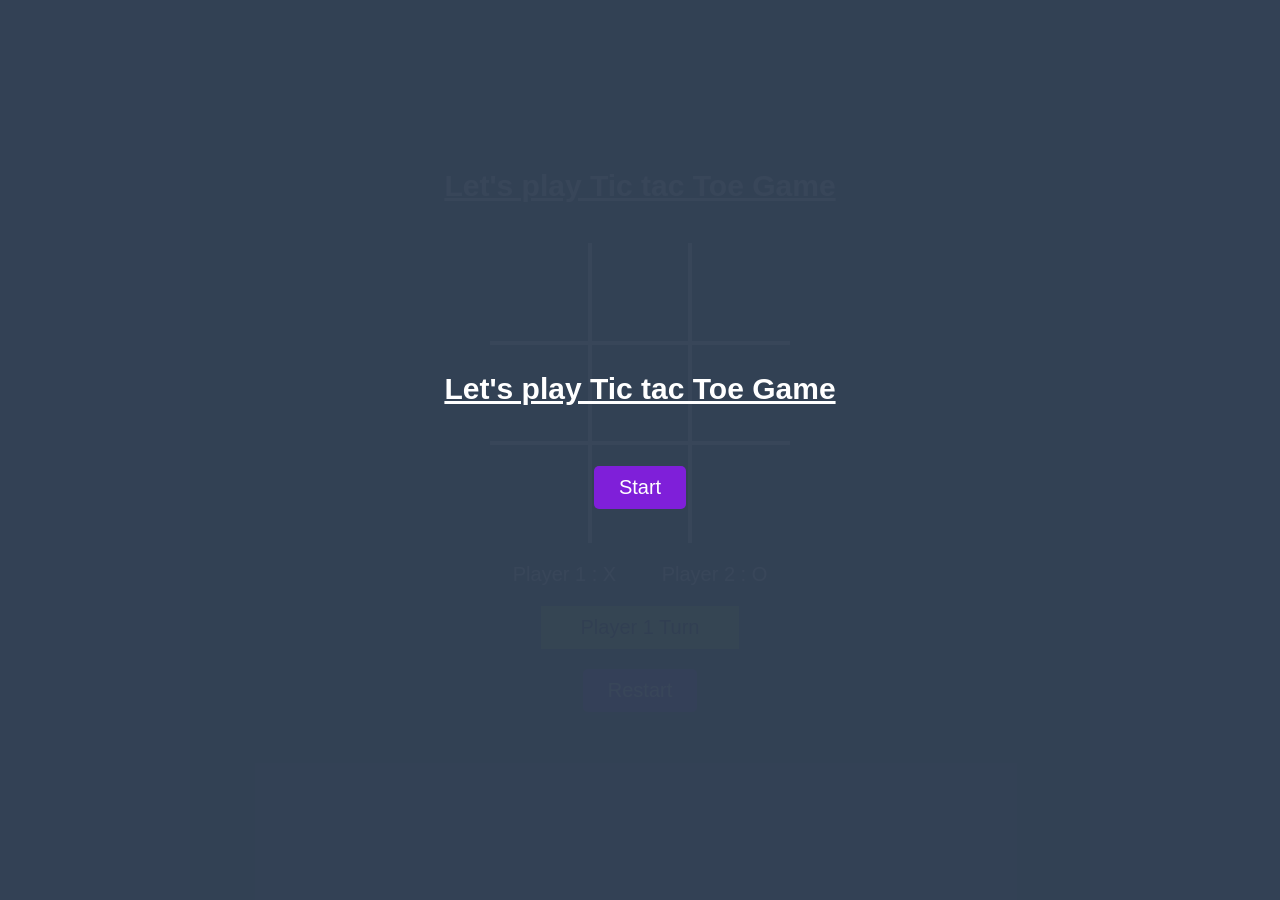
<file: tic_tack_toe/index.html>
<!DOCTYPE html>
<html lang="en">
<head>
    <meta charset="UTF-8">
    <meta name="viewport" content="width=device-width, initial-scale=1.0">
    <title>Tic tak toe</title>
    <link rel="stylesheet" href="Style.css">
</head>
<body>
    <main>  
            <div class="StartModal">
                <h1>Let's play Tic tac Toe Game</h1>
                <button class="StartBtn"> Start </button>
            </div>
            <h1>Let's play Tic tac Toe Game</h1>
            <section>
                <div class="box"></div>
                <div class="box"></div>
                <div class="box"></div>
                <div class="box"></div>
                <div class="box"></div>
                <div class="box"></div>
                <div class="box"></div>
                <div class="box"></div>
                <div class="box"></div>
            </section>
            <div class="players">
                <h2>Player 1 : <Span>X</Span> </h2>
                <h2>Player 2 : <Span>O</Span> </h2>
            </div>
            <div class="turn">
                <h2 class="current-turn">Player 1 Turn </h2>
            </div>
            <BUtton class="RestartBtn">Restart</BUtton>

    </main>
    <Script src="Script.js" ></Script>
</body>
</html>
</file>
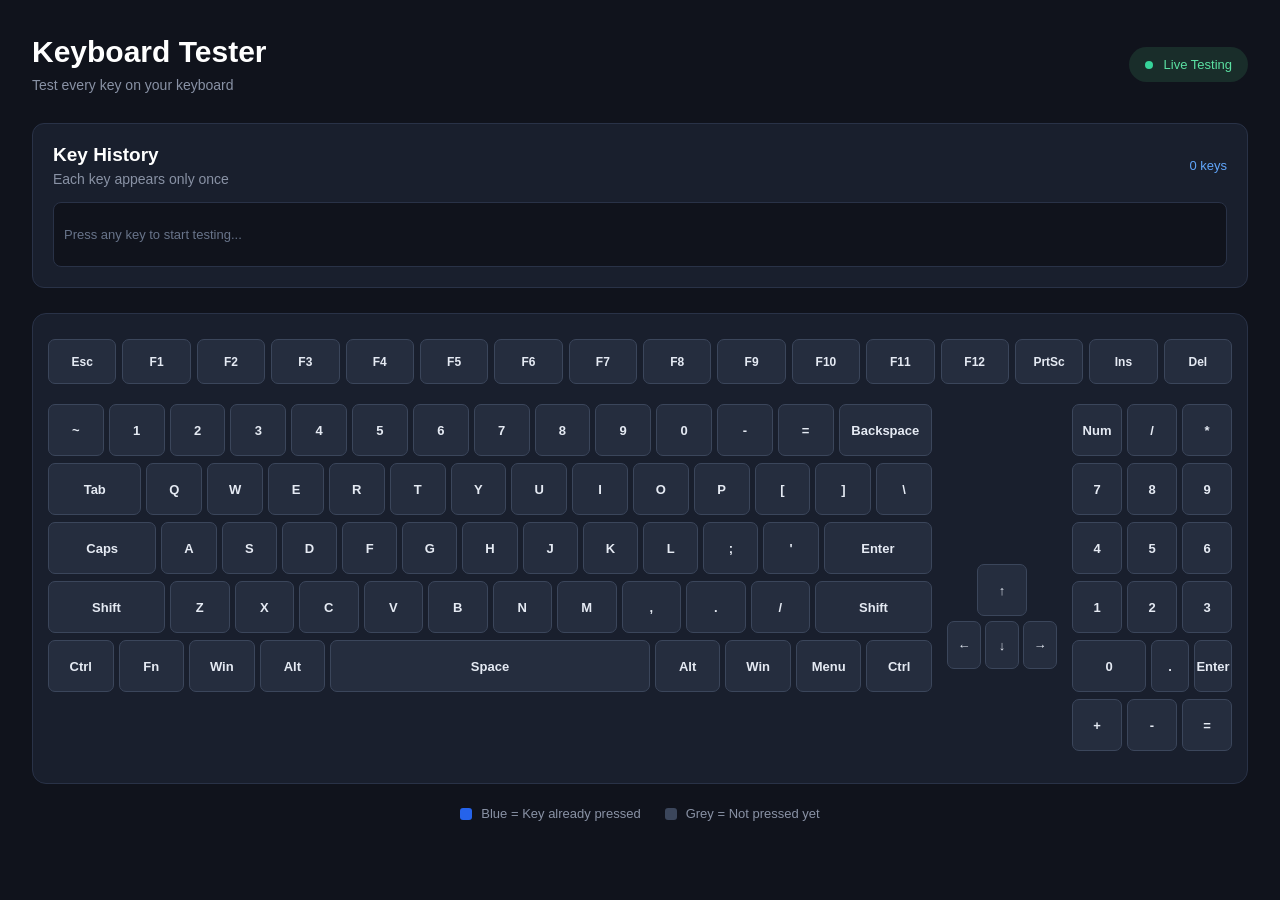
<file: keyboard_cheack/key.html>
<!DOCTYPE html>
<html lang="en">
<head>
    <meta charset="UTF-8">
    <meta name="viewport" content="width=device-width, initial-scale=1.0">
    <title>Keyboard Tester</title>
    <link rel="stylesheet" href="Style.css">
</head>
<body>

    <div class="container">

        <header>
            <div>
                <h1>Keyboard Tester</h1>
                <p>Test every key on your keyboard</p>
            </div>
            <div class="live-status">
                <span class="dot"></span> Live Testing
            </div>
        </header>

        <!-- <section class="dashboard">

            <div class="stat-card">
                <span>Total Keys Pressed</span>
                <h2 id="keyCount">0</h2>
            </div>

            <div class="stat-card">
                <span>Keyboard Status</span>
                <h2 id="status">Ready</h2>
            </div>

            <div class="stat-card">
                <span>Last Key</span>
                <h2 id="lastKey">---</h2>
            </div>

        </section> -->

        <section class="history-section">

            <div class="section-heading">
                <div>
                    <h2>Key History</h2>
                    <p>Each key appears only once</p>
                </div>
                <span id="historyCount">0 keys</span>
            </div>

            <div class="show_press" id="history">
                <span class="empty-message">Press any key to start testing...</span>
            </div>

        </section>

        <section class="keyboard-section">

            <div class="keyboard" id="keyboard">

                <!-- Function Row -->
                <div class="keyboard-row function-row">
                    <div class="key" data-code="Escape">Esc</div>
                    <div class="key" data-code="F1">F1</div>
                    <div class="key" data-code="F2">F2</div>
                    <div class="key" data-code="F3">F3</div>
                    <div class="key" data-code="F4">F4</div>
                    <div class="key" data-code="F5">F5</div>
                    <div class="key" data-code="F6">F6</div>
                    <div class="key" data-code="F7">F7</div>
                    <div class="key" data-code="F8">F8</div>
                    <div class="key" data-code="F9">F9</div>
                    <div class="key" data-code="F10">F10</div>
                    <div class="key" data-code="F11">F11</div>
                    <div class="key" data-code="F12">F12</div>
                    <div class="key special" data-code="PrintScreen">PrtSc</div>
                    <div class="key special" data-code="Insert">Ins</div>
                    <div class="key special" data-code="Delete">Del</div>
                </div>

                <!-- Main Keyboard + Numpad -->
                <div class="keyboard-main">

                    <div class="main-keys">

                        <!-- Number Row -->
                        <div class="keyboard-row">
                            <div class="key" data-code="Backquote">~</div>
                            <div class="key" data-code="Digit1">1</div>
                            <div class="key" data-code="Digit2">2</div>
                            <div class="key" data-code="Digit3">3</div>
                            <div class="key" data-code="Digit4">4</div>
                            <div class="key" data-code="Digit5">5</div>
                            <div class="key" data-code="Digit6">6</div>
                            <div class="key" data-code="Digit7">7</div>
                            <div class="key" data-code="Digit8">8</div>
                            <div class="key" data-code="Digit9">9</div>
                            <div class="key" data-code="Digit0">0</div>
                            <div class="key" data-code="Minus">-</div>
                            <div class="key" data-code="Equal">=</div>
                            <div class="key wide" data-code="Backspace">Backspace</div>
                        </div>

                        <!-- QWERTY Row -->
                        <div class="keyboard-row">
                            <div class="key wide" data-code="Tab">Tab</div>
                            <div class="key" data-code="KeyQ">Q</div>
                            <div class="key" data-code="KeyW">W</div>
                            <div class="key" data-code="KeyE">E</div>
                            <div class="key" data-code="KeyR">R</div>
                            <div class="key" data-code="KeyT">T</div>
                            <div class="key" data-code="KeyY">Y</div>
                            <div class="key" data-code="KeyU">U</div>
                            <div class="key" data-code="KeyI">I</div>
                            <div class="key" data-code="KeyO">O</div>
                            <div class="key" data-code="KeyP">P</div>
                            <div class="key" data-code="BracketLeft">[</div>
                            <div class="key" data-code="BracketRight">]</div>
                            <div class="key" data-code="Backslash">\</div>
                        </div>

                        <!-- ASDF Row -->
                        <div class="keyboard-row">
                            <div class="key extra-wide" data-code="CapsLock">Caps</div>
                            <div class="key" data-code="KeyA">A</div>
                            <div class="key" data-code="KeyS">S</div>
                            <div class="key" data-code="KeyD">D</div>
                            <div class="key" data-code="KeyF">F</div>
                            <div class="key" data-code="KeyG">G</div>
                            <div class="key" data-code="KeyH">H</div>
                            <div class="key" data-code="KeyJ">J</div>
                            <div class="key" data-code="KeyK">K</div>
                            <div class="key" data-code="KeyL">L</div>
                            <div class="key" data-code="Semicolon">;</div>
                            <div class="key" data-code="Quote">'</div>
                            <div class="key extra-wide" data-code="Enter">Enter</div>
                        </div>

                        <!-- ZXCV Row -->
                        <div class="keyboard-row">
                            <div class="key extra-wide" data-code="ShiftLeft">Shift</div>
                            <div class="key" data-code="KeyZ">Z</div>
                            <div class="key" data-code="KeyX">X</div>
                            <div class="key" data-code="KeyC">C</div>
                            <div class="key" data-code="KeyV">V</div>
                            <div class="key" data-code="KeyB">B</div>
                            <div class="key" data-code="KeyN">N</div>
                            <div class="key" data-code="KeyM">M</div>
                            <div class="key" data-code="Comma">,</div>
                            <div class="key" data-code="Period">.</div>
                            <div class="key" data-code="Slash">/</div>
                            <div class="key extra-wide" data-code="ShiftRight">Shift</div>
                        </div>

                        <!-- Bottom Row -->
                        <div class="keyboard-row bottom-row">
                            <div class="key" data-code="ControlLeft">Ctrl</div>
                            <div class="key" data-code="Fn" title="Fn cannot normally be detected by browsers">Fn</div>
                            <div class="key" data-code="MetaLeft">Win</div>
                            <div class="key" data-code="AltLeft">Alt</div>
                            <div class="key space-key" data-code="Space">Space</div>
                            <div class="key" data-code="AltRight">Alt</div>
                            <div class="key" data-code="MetaRight">Win</div>
                            <div class="key" data-code="ContextMenu">Menu</div>
                            <div class="key" data-code="ControlRight">Ctrl</div>
                        </div>

                    </div>

                    <!-- Navigation Keys -->
                    <div class="navigation">

                        <!-- <div class="nav-group">
                            <div class="key" data-code="Home">Home</div>
                            <div class="key" data-code="PageUp">PgUp</div>
                            <div class="key" data-code="End">End</div>
                            <div class="key" data-code="PageDown">PgDn</div>
                        </div> -->

                        <div class="arrow-group">
                            <div class="key" data-code="ArrowUp">↑</div>
                            <div class="arrow-bottom">
                                <div class="key" data-code="ArrowLeft">←</div>
                                <div class="key" data-code="ArrowDown">↓</div>
                                <div class="key" data-code="ArrowRight">→</div>
                            </div>
                        </div>

                    </div>

                    <!-- Numpad -->
                    <div class="numpad">

                        <div class="keyboard-row">
                            <div class="key" data-code="NumLock">Num</div>
                            <div class="key" data-code="NumpadDivide">/</div>
                            <div class="key" data-code="NumpadMultiply">*</div>
                        </div>

                        <div class="keyboard-row">
                            <div class="key" data-code="Numpad7">7</div>
                            <div class="key" data-code="Numpad8">8</div>
                            <div class="key" data-code="Numpad9">9</div>
                        </div>

                        <div class="keyboard-row">
                            <div class="key" data-code="Numpad4">4</div>
                            <div class="key" data-code="Numpad5">5</div>
                            <div class="key" data-code="Numpad6">6</div>
                        </div>

                        <div class="keyboard-row">
                            <div class="key" data-code="Numpad1">1</div>
                            <div class="key" data-code="Numpad2">2</div>
                            <div class="key" data-code="Numpad3">3</div>
                        </div>

                        <div class="keyboard-row">
                            <div class="key num-zero" data-code="Numpad0">0</div>
                            <div class="key" data-code="NumpadDecimal">.</div>
                            <div class="key" data-code="NumpadEnter">Enter</div>
                        </div>

                        <div class="keyboard-row">
                            <div class="key" data-code="NumpadAdd">+</div>
                            <div class="key" data-code="NumpadSubtract">-</div>
                            <div class="key" data-code="NumpadEqual">=</div>
                        </div>

                    </div>

                </div>

            </div>

        </section>

        <footer>
            <span class="legend-blue"></span>
            Blue = Key already pressed
            <span class="legend-default"></span>
            Grey = Not pressed yet
        </footer>

    </div>

    <script src="script.js"></script>

</body>
</html>
</file>
<file: tic_tack_toe/Style.css>
* {
    margin: 0%;
    padding: 0%;
    box-sizing: border-box;
    font-family:  Arial, sans-serif;
}

html , 
body {
    height: 100%;
    width: 100%;
}

main{

    height: 100%;
    width: 100%;
    display: flex;
    align-items: center;
    justify-content: center;
    flex-direction: column ;
    background-color: #334155;
}

main h1{
    color: #fff;
    margin-bottom: 40px;
    font-size: 30px;
    text-decoration: underline;
}

section{

    display: grid;
    grid-template-columns: repeat(3 , minmax(100px , 1fr));
    grid-template-rows: repeat(3 , minmax(100px , 1fr));
    /* background-color: #fff; */
}

.box {

    height: 100px ;
    width: 100px ;
    font-size: 60px;
    font-weight:400;
    border: 2px solid white ;
    color: #fff;
    display: flex;
    justify-content: center;
    align-items: center;
    cursor: pointer;

}

.box:nth-child(3n){
    border-right: none;
}

.box:nth-child(3n+1){
    border-left: none;
}

.box:nth-child(n+7){
    border-bottom:none;
}

.box:first-child ,
.box:nth-child(2),
.box:nth-child(3)
{
    border-top:none;
}

.players{
    margin-top: 20px ;
}
.players h2{
    font-size: 20px;
    font-weight: 100;
    color: #fff ;
    display: inline ;
    margin: 10px ;
    padding: 10px;
}

button{

    margin: 20px ;
    padding:  10px 25px ;
    font-size: 20px ;
    border: none ;
    border-radius: 5px ;
    background-color: rgb(127, 31, 217) ;
    color: #fff ;
    cursor: pointer;
}


.player1{
    background-color: red;
}

.player2{
    background-color: blue;
}

.turn h2{
    font-size: 20px;
    font-weight: 100;
    color: #000000 ;
    margin-top: 20px ;
    padding: 10px 40px;
    background-color: yellowgreen;
}

.StartModal{
    position: absolute;
    height: 100vh;
    width: 100vh;
    background-color: #334155f8;
    display: flex;
    align-items: center;
    justify-content: center;
    flex-direction: column;
}
</file>
<file: keyboard_cheack/Style.css>
* {
    margin: 0;
    padding: 0;
    box-sizing: border-box;
}

body {
    min-height: 100vh;
    background: #10131c;
    color: #fff;
    font-family: Arial, Helvetica, sans-serif;
}

.container {
    width: 95%;
    max-width: 1550px;
    margin: auto;
    padding: 35px 0;
}

/* Header */

header {
    display: flex;
    justify-content: space-between;
    align-items: center;
    margin-bottom: 30px;
}

header h1 {
    font-size: 30px;
    margin-bottom: 8px;
}

header p,
.section-heading p {
    color: #8992a5;
    font-size: 14px;
}

.live-status {
    background: #192d2a;
    color: #5be0a2;
    padding: 10px 16px;
    border-radius: 30px;
    font-size: 13px;
}

.dot {
    display: inline-block;
    height: 8px;
    width: 8px;
    border-radius: 50%;
    background: #36d399;
    margin-right: 7px;
}

/* Dashboard */

.dashboard {
    display: grid;
    grid-template-columns: repeat(3, 1fr);
    gap: 18px;
    margin-bottom: 25px;
}

.stat-card {
    background: #191f2d;
    border: 1px solid #293247;
    border-radius: 12px;
    padding: 20px;
}

.stat-card span {
    color: #8992a5;
    font-size: 14px;
}

.stat-card h2 {
    margin-top: 12px;
    font-size: 28px;
    color: #60a5fa;
}

/* History */

.history-section {
    background: #191f2d;
    border: 1px solid #293247;
    border-radius: 12px;
    padding: 20px;
    margin-bottom: 25px;
}

.section-heading {
    display: flex;
    align-items: center;
    justify-content: space-between;
    margin-bottom: 15px;
}

.section-heading h2 {
    font-size: 19px;
    margin-bottom: 5px;
}

#historyCount {
    color: #60a5fa;
    font-size: 13px;
}

.show_press {
    min-height: 65px;
    display: flex;
    align-items: center;
    gap: 9px;
    padding: 10px;
    background: #10131c;
    border: 1px solid #293247;
    border-radius: 8px;
    overflow-x: auto;
    white-space: nowrap;
}

.show_press::-webkit-scrollbar {
    height: 5px;
}

.show_press::-webkit-scrollbar-thumb {
    background: #3b82f6;
    border-radius: 10px;
}

.history-key {
    min-width: 48px;
    height: 42px;
    display: flex;
    justify-content: center;
    align-items: center;
    padding: 0 12px;
    border-radius: 7px;
    background: #2563eb;
    border: 1px solid #60a5fa;
    font-size: 13px;
    font-weight: bold;
}

.empty-message {
    color: #68748a;
    font-size: 13px;
}

/* Keyboard */

.keyboard-section {
    background: #191f2d;
    border: 1px solid #293247;
    border-radius: 14px;
    padding: 25px 15px;
}

.keyboard {
    width: 100%;
}

.keyboard-main {
    display: grid;
    grid-template-columns: minmax(650px, 1fr) auto auto;
    gap: 15px;
    margin-top: 20px;
}

.keyboard-row {
    display: flex;
    gap: 5px;
    margin-bottom: 7px;
}

.key {
    min-width: 0;
    flex: 1;
    height: 52px;
    display: flex;
    justify-content: center;
    align-items: center;
    background: #252d3e;
    border: 1px solid #3b465b;
    border-radius: 7px;
    color: #e5eaf3;
    font-size: 13px;
    font-weight: 600;
    user-select: none;
    transition: background 0.15s, border-color 0.15s;
}

.key.wide {
    flex: 1.7;
}

.key.extra-wide {
    flex: 2;
}

.key.space-key {
    flex: 5;
}

.key.special {
    font-size: 11px;
}

/* Function row */

.function-row {
    gap: 6px;
}

.function-row .key {
    height: 45px;
    font-size: 12px;
}

/* Permanent pressed key */

.key.pressed {
    background: #2563eb;
    border-color: #60a5fa;
    color: #fff;
    box-shadow: 0 0 12px rgba(37, 99, 235, 0.35);
}

/* Navigation */

.navigation {
    min-width: 110px;
}

.nav-group {
    display: grid;
    grid-template-columns: repeat(2, 1fr);
    gap: 5px;
    margin-bottom: 18px;
}

.arrow-group {
    margin-top: 160px;
}

.arrow-group > .key {
    width: 50px;
    margin: auto;
}

.arrow-bottom {
    display: flex;
    gap: 4px;
    margin-top: 5px;
}

.arrow-bottom .key {
    height: 48px;
}

/* Numpad */

.numpad {
    min-width: 160px;
}

.numpad .keyboard-row {
    gap: 5px;
}

.numpad .key {
    height: 52px;
}

.num-zero {
    flex: 2 !important;
}

/* Footer */

footer {
    display: flex;
    align-items: center;
    justify-content: center;
    gap: 9px;
    color: #8992a5;
    font-size: 13px;
    margin-top: 22px;
}

.legend-blue,
.legend-default {
    width: 12px;
    height: 12px;
    border-radius: 3px;
    background: #2563eb;
}

.legend-default {
    background: #3b465b;
    margin-left: 15px;
}

/* Responsive */

@media(max-width: 1000px) {
    .keyboard-section {
        overflow-x: auto;
    }

    .keyboard {
        min-width: 1000px;
    }

    .keyboard-main {
        grid-template-columns: minmax(650px, 1fr) 110px 160px;
    }
}

@media(max-width: 650px) {
    .container {
        width: 96%;
        padding: 20px 0;
    }

    header h1 {
        font-size: 23px;
    }

    .dashboard {
        grid-template-columns: 1fr;
        gap: 10px;
    }

    .stat-card {
        padding: 14px;
    }

    .stat-card h2 {
        font-size: 22px;
    }

    .history-section {
        padding: 13px;
    }

    footer {
        flex-wrap: wrap;
    }
}
</file>
